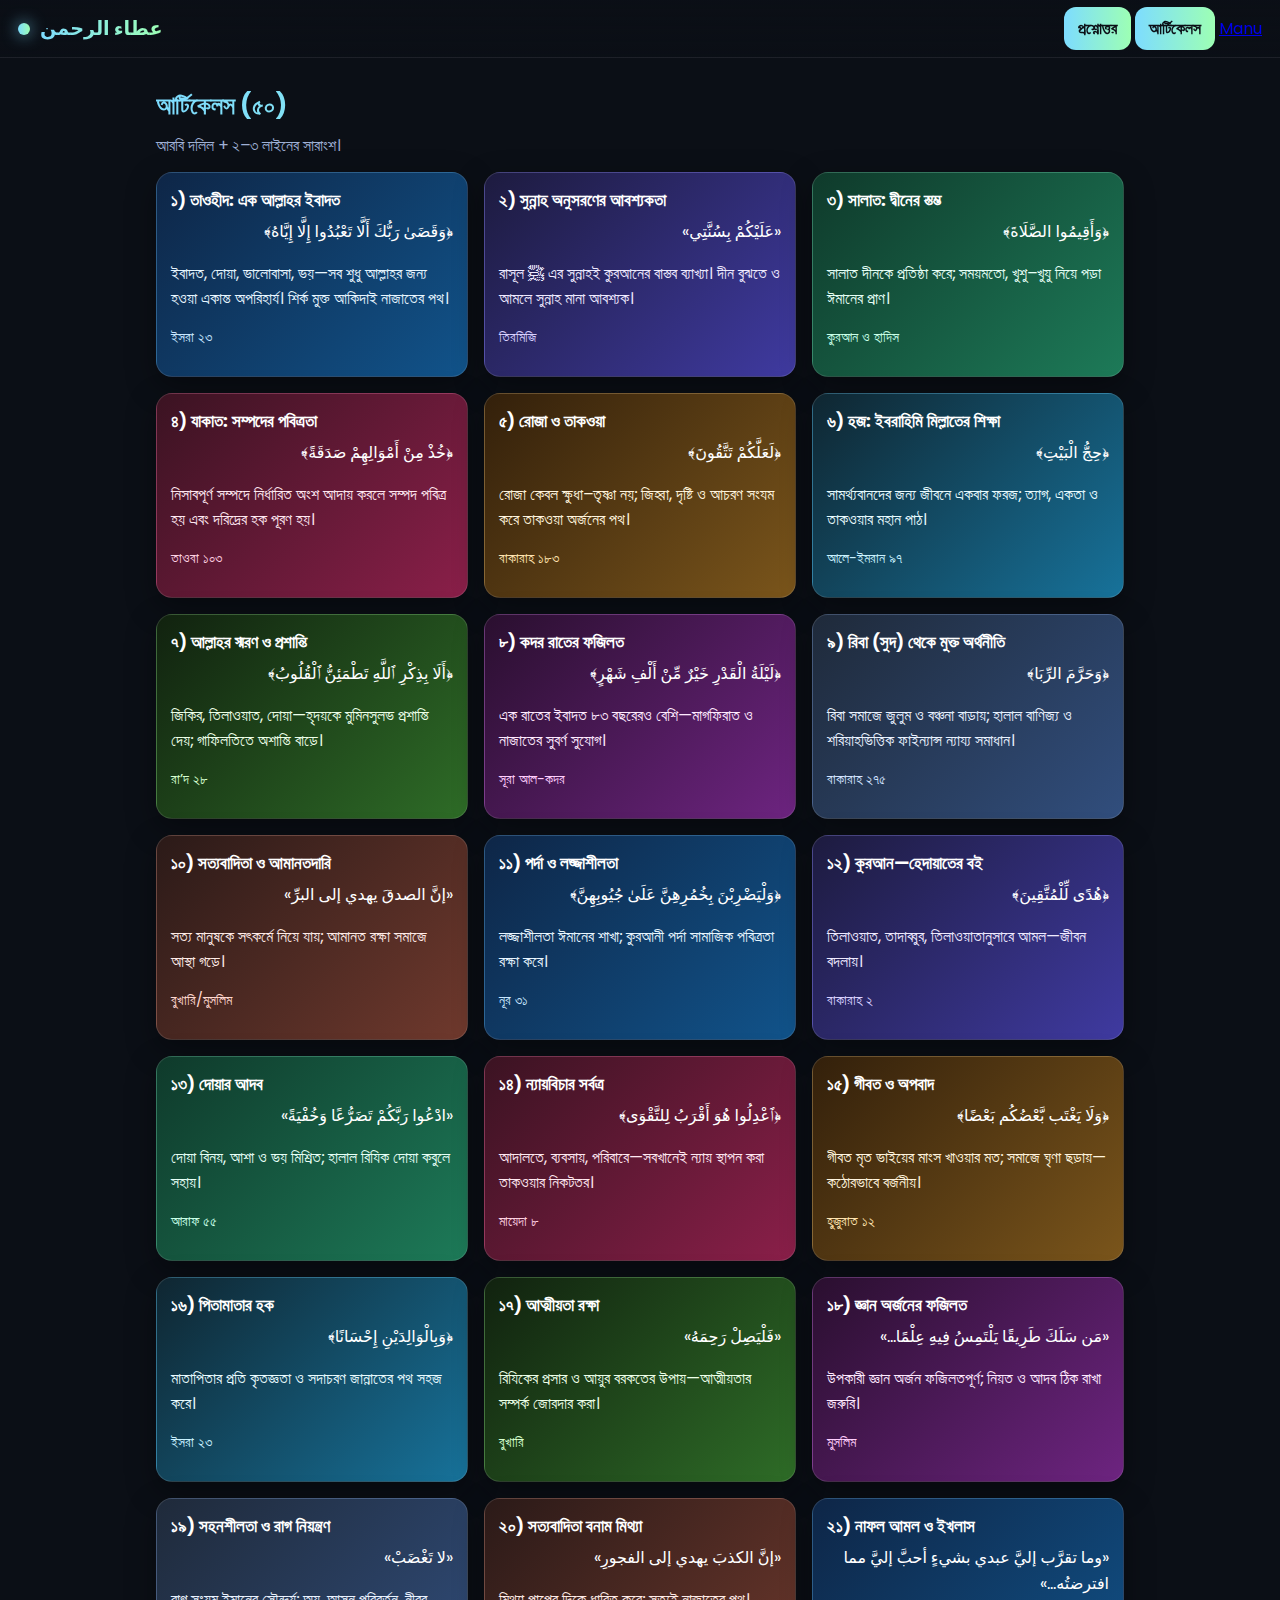
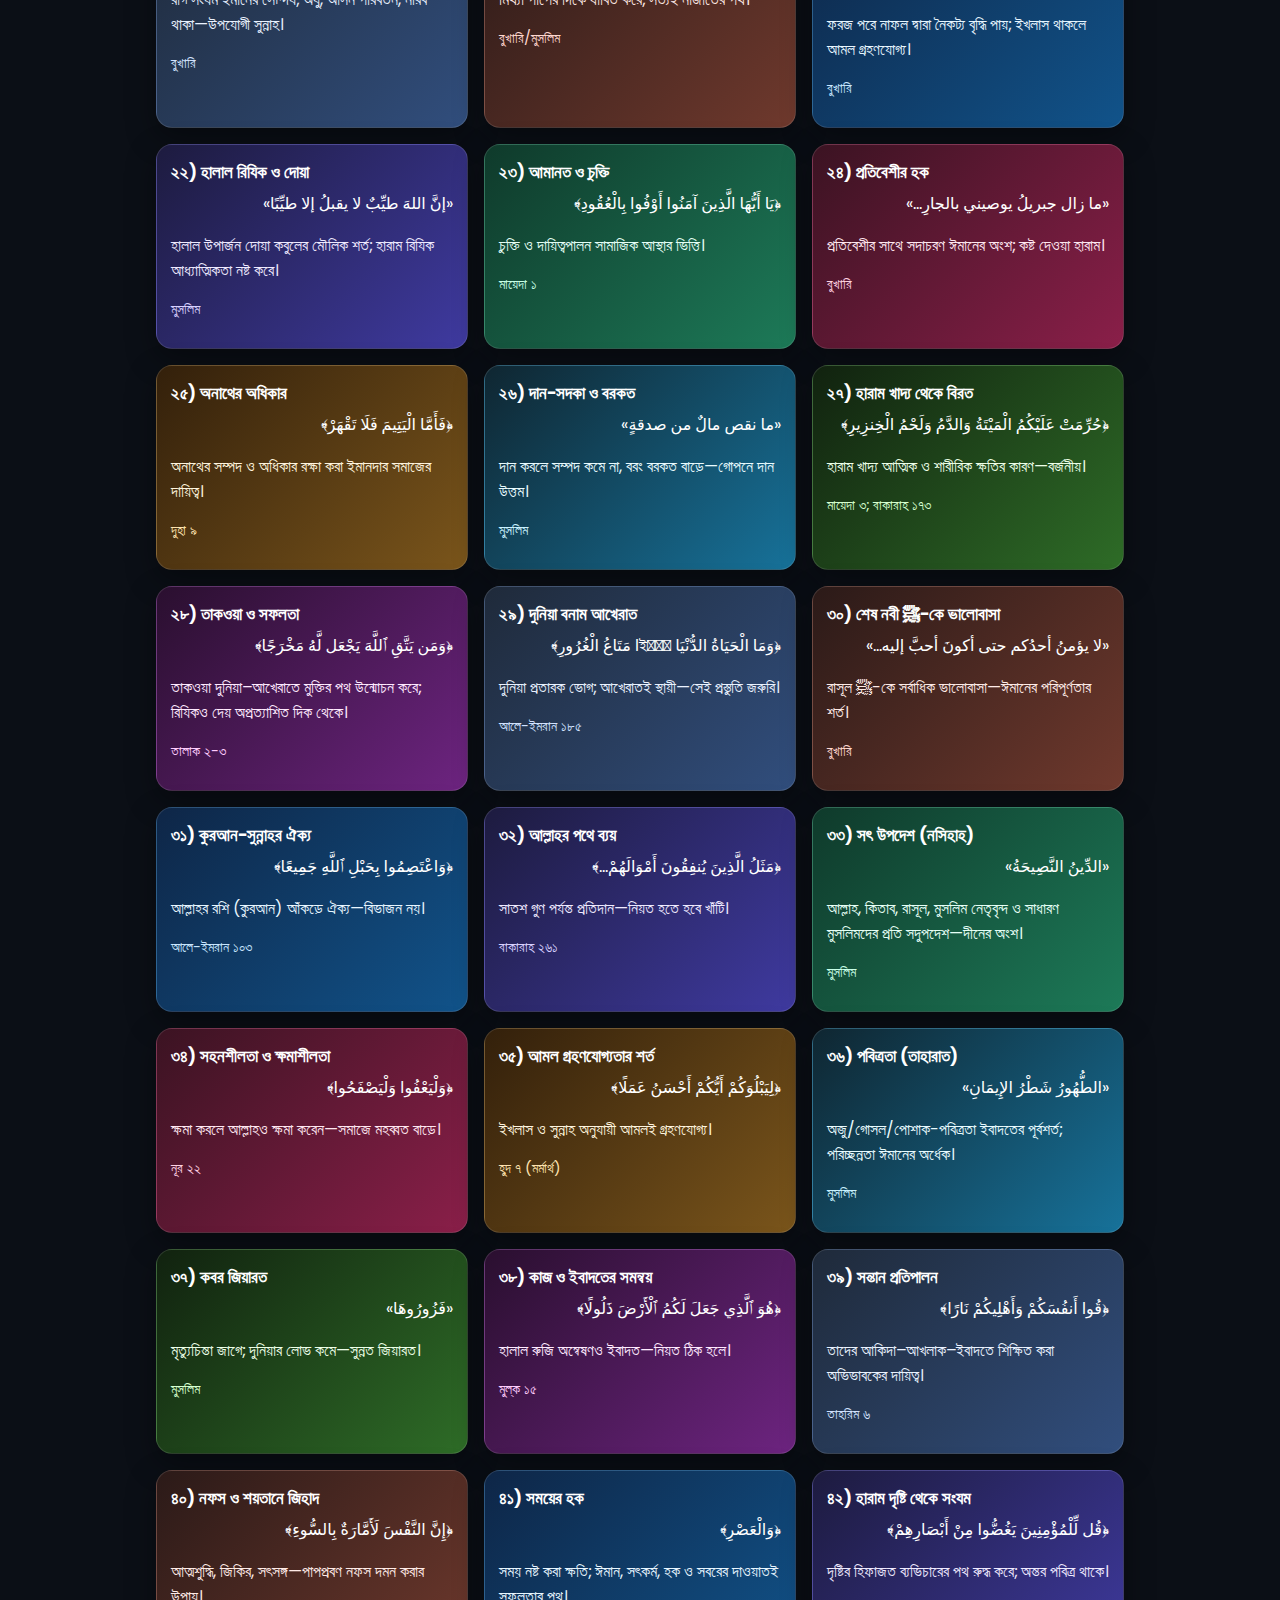
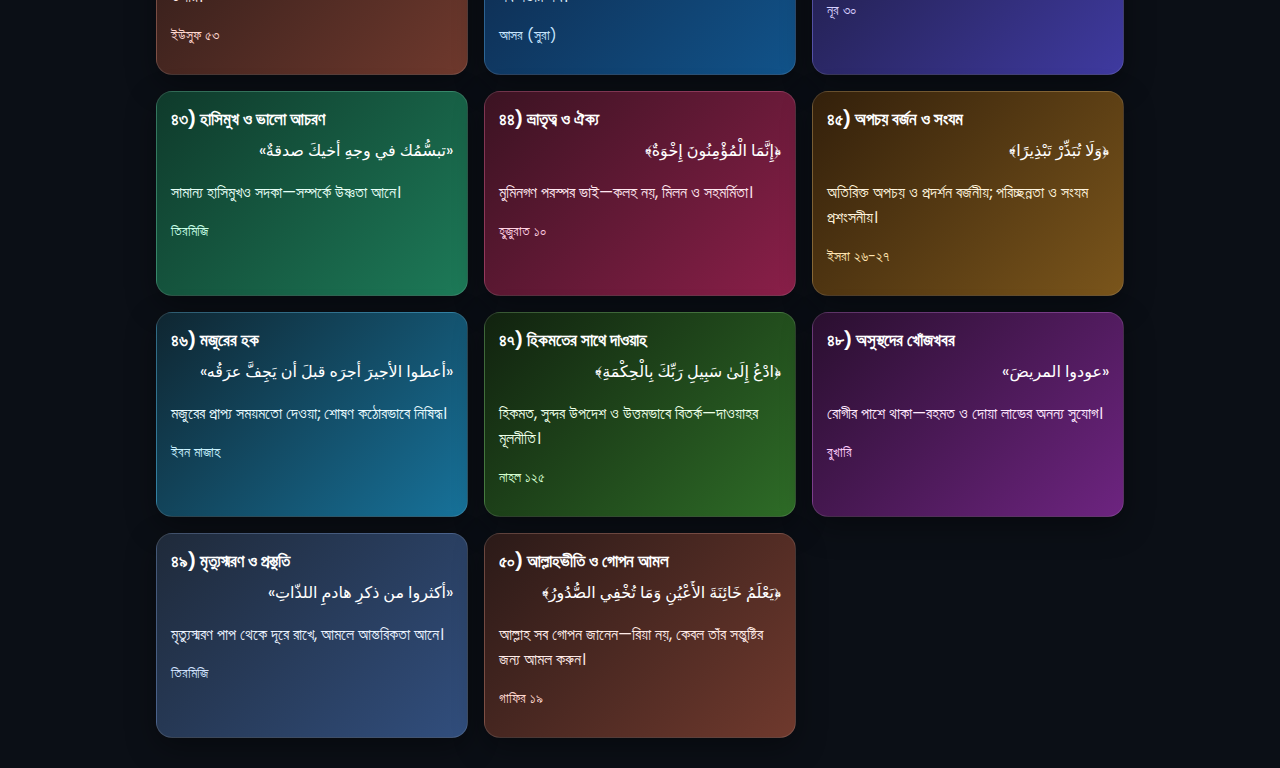
<file: articles.html>
<!DOCTYPE html>
<html lang="bn">
<head>
<meta charset="utf-8" />
<meta name="viewport" content="width=device-width, initial-scale=1" />
<title>আর্টিকেলস — عطاء الرحمن راقب</title>
<link href="https://fonts.googleapis.com/css2?family=Poppins:wght@500;700&display=swap" rel="stylesheet">
<style>
  :root{
    --bg:#0b0f16; --ink:#eaf2ff; --muted:#9fb0d5;
    --accent1:#7ddcff; --accent2:#9dffb4;
  }
  *{box-sizing:border-box}
  body{margin:0;background:#0b0f16;color:#eaf2ff;font-family:Poppins,ui-sans-serif,system-ui;}
  .navbar{position:sticky;top:0;z-index:10;display:flex;justify-content:space-between;align-items:center;padding:14px 18px;background:linear-gradient(180deg,rgba(11,15,22,.96),rgba(11,15,22,.65));backdrop-filter:blur(6px);border-bottom:1px solid rgba(255,255,255,.08);}
  .brand{display:flex;align-items:center;gap:10px;}
  .dot{width:12px;height:12px;border-radius:50%;background:linear-gradient(90deg,#7ddcff,#9dffb4);box-shadow:0 0 16px rgba(125,220,255,.8);}
  .title{margin:0;font-size:1.2rem;background:linear-gradient(90deg,#7ddcff,#9dffb4);-webkit-background-clip:text;-webkit-text-fill-color:transparent;}
  .btn{ text-decoration:none; color:#0b0f16; font-weight:700; padding:10px 14px; border-radius:12px;
        background:linear-gradient(90deg,#7ddcff,#9dffb4); }
  .section{max-width:1000px;margin:30px auto;padding:0 16px;}
  .head{font-size:1.5rem;margin-bottom:10px;background:linear-gradient(90deg,#7ddcff,#9dffb4);-webkit-background-clip:text;-webkit-text-fill-color:transparent;}
  .sub{color:#9fb0d5;margin:0 0 14px}
  .articles{display:grid;grid-template-columns:repeat(auto-fill,minmax(260px,1fr));gap:16px}
  .article{position:relative;background:var(--c-bg,rgba(255,255,255,.05));border:1px solid rgba(255,255,255,.12);border-radius:16px;padding:14px;box-shadow:0 10px 30px rgba(0,0,0,.35);transition:transform .25s ease, box-shadow .25s ease, border-color .25s ease;color:var(--c-ink,#eaf2ff)}
  .article:hover{ transform:translateY(-4px); box-shadow:0 16px 40px rgba(0,0,0,.45); border-color:rgba(255,255,255,.22);}
  .article h3{margin:0 0 6px;font-size:1.05rem;color:var(--c-ink-strong,#fff)}
  .ayat{direction:rtl;text-align:right;line-height:1.6;margin:.3rem 0 .5rem;color:var(--c-ink-strong,#fff)}
  .bn{color:var(--c-ink,#dfe8ff)}
  .cite{color:var(--c-ink-soft,#cfe0ff);font-size:.9rem}
  /* rotating palette (10-colors) */
  .articles .article:nth-child(10n+1){--c-bg:linear-gradient(135deg,#0e2647,#11538a);--c-ink:#e8f6ff;--c-ink-strong:#fff;--c-ink-soft:#c8e6ff}
  .articles .article:nth-child(10n+2){--c-bg:linear-gradient(135deg,#1d1b3f,#3f3aa0);--c-ink:#efeaff;--c-ink-strong:#fff;--c-ink-soft:#d8d0ff}
  .articles .article:nth-child(10n+3){--c-bg:linear-gradient(135deg,#0f3a2b,#1d7a58);--c-ink:#e6fff6;--c-ink-strong:#fff;--c-ink-soft:#c9ffe8}
  .articles .article:nth-child(10n+4){--c-bg:linear-gradient(135deg,#3b1322,#8a1f49);--c-ink:#ffe7f0;--c-ink-strong:#fff;--c-ink-soft:#ffd1e2}
  .articles .article:nth-child(10n+5){--c-bg:linear-gradient(135deg,#33200b,#7a551b);--c-ink:#fff4de;--c-ink-strong:#fff;--c-ink-soft:#ffe3b0}
  .articles .article:nth-child(10n+6){--c-bg:linear-gradient(135deg,#0f2631,#17729a);--c-ink:#e9fbff;--c-ink-strong:#fff;--c-ink-soft:#c9f1ff}
  .articles .article:nth-child(10n+7){--c-bg:linear-gradient(135deg,#11220f,#2e6c27);--c-ink:#edffe8;--c-ink-strong:#fff;--c-ink-soft:#d7ffd0}
  .articles .article:nth-child(10n+8){--c-bg:linear-gradient(135deg,#2a0f2f,#6d2480);--c-ink:#ffeaff;--c-ink-strong:#fff;--c-ink-soft:#ffcdfd}
  .articles .article:nth-child(10n+9){--c-bg:linear-gradient(135deg,#1f2a3a,#314e7d);--c-ink:#eaf2ff;--c-ink-strong:#fff;--c-ink-soft:#d2e2ff}
  .articles .article:nth-child(10n+10){--c-bg:linear-gradient(135deg,#2b1a18,#6f392d);--c-ink:#ffebe7;--c-ink-strong:#fff;--c-ink-soft:#ffd7d0}
</style>
</head>
<body>
<nav class="navbar">
  <div class="brand"><span class="dot"></span><h1 class="title"> عطاء الرحمن </h1></div>
  <div>
    <a class="btn" href="qa.html">প্রশ্নোত্তর</a>
    <a class="btn" href="articles.html">আর্টিকেলস</a>
    <a href="index.html">Manu</a>
  </div>
</nav>

<section class="section">
  <h2 class="head">আর্টিকেলস (৫০)</h2>
  <p class="sub">আরবি দলিল + ২–৩ লাইনের সারাংশ।</p>

  <div class="articles">
    <article class="article">
      <h3>১) তাওহীদ: এক আল্লাহর ইবাদত</h3>
      <p class="ayat">﴿وَقَضَىٰ رَبُّكَ أَلَّا تَعْبُدُوا إِلَّا إِيَّاهُ﴾</p>
      <p class="bn">ইবাদত, দোয়া, ভালোবাসা, ভয়—সব শুধু আল্লাহর জন্য হওয়া একান্ত অপরিহার্য। শির্ক মুক্ত আকিদাই নাজাতের পথ।</p>
      <p class="cite">ইসরা ২৩</p>
    </article>
    <article class="article">
      <h3>২) সুন্নাহ অনুসরণের আবশ্যকতা</h3>
      <p class="ayat">«عَلَيْكُمْ بِسُنَّتِي»</p>
      <p class="bn">রাসূল ﷺ এর সুন্নাহই কুরআনের বাস্তব ব্যাখ্যা। দীন বুঝতে ও আমলে সুন্নাহ মানা আবশ্যক।</p>
      <p class="cite">তিরমিজি</p>
    </article>
    <article class="article">
      <h3>৩) সালাত: দ্বীনের স্তম্ভ</h3>
      <p class="ayat">﴿وَأَقِيمُوا الصَّلَاةَ﴾</p>
      <p class="bn">সালাত দীনকে প্রতিষ্ঠা করে; সময়মতো, খুশু–খুযু নিয়ে পড়া ঈমানের প্রাণ।</p>
      <p class="cite">কুরআন ও হাদিস</p>
    </article>
    <article class="article">
      <h3>৪) যাকাত: সম্পদের পবিত্রতা</h3>
      <p class="ayat">﴿خُذْ مِنْ أَمْوَالِهِمْ صَدَقَةً﴾</p>
      <p class="bn">নিসাবপূর্ণ সম্পদে নির্ধারিত অংশ আদায় করলে সম্পদ পবিত্র হয় এবং দরিদ্রের হক পূরণ হয়।</p>
      <p class="cite">তাওবা ১০৩</p>
    </article>
    <article class="article">
      <h3>৫) রোজা ও তাকওয়া</h3>
      <p class="ayat">﴿لَعَلَّكُمْ تَتَّقُونَ﴾</p>
      <p class="bn">রোজা কেবল ক্ষুধা–তৃষ্ণা নয়; জিহ্বা, দৃষ্টি ও আচরণ সংযম করে তাকওয়া অর্জনের পথ।</p>
      <p class="cite">বাকারাহ ১৮৩</p>
    </article>
    <article class="article">
      <h3>৬) হজ: ইবরাহিমি মিল্লাতের শিক্ষা</h3>
      <p class="ayat">﴿حِجُّ الْبَيْتِ﴾</p>
      <p class="bn">সামর্থ্যবানদের জন্য জীবনে একবার ফরজ; ত্যাগ, একতা ও তাকওয়ার মহান পাঠ।</p>
      <p class="cite">আলে-ইমরান ৯৭</p>
    </article>
    <article class="article">
      <h3>৭) আল্লাহর স্মরণ ও প্রশান্তি</h3>
      <p class="ayat">﴿أَلَا بِذِكْرِ ٱللَّهِ تَطْمَئِنُّ ٱلْقُلُوبُ﴾</p>
      <p class="bn">জিকির, তিলাওয়াত, দোয়া—হৃদয়কে মুমিনসুলভ প্রশান্তি দেয়; গাফিলতিতে অশান্তি বাড়ে।</p>
      <p class="cite">রা’দ ২৮</p>
    </article>
    <article class="article">
      <h3>৮) কদর রাতের ফজিলত</h3>
      <p class="ayat">﴿لَيْلَةُ الْقَدْرِ خَيْرٌ مِّنْ أَلْفِ شَهْرٍ﴾</p>
      <p class="bn">এক রাতের ইবাদত ৮৩ বছরেরও বেশি—মাগফিরাত ও নাজাতের সুবর্ণ সুযোগ।</p>
      <p class="cite">সূরা আল-কদর</p>
    </article>
    <article class="article">
      <h3>৯) রিবা (সুদ) থেকে মুক্ত অর্থনীতি</h3>
      <p class="ayat">﴿وَحَرَّمَ الرِّبَا﴾</p>
      <p class="bn">রিবা সমাজে জুলুম ও বঞ্চনা বাড়ায়; হালাল বাণিজ্য ও শরিয়াহভিত্তিক ফাইন্যান্স ন্যায্য সমাধান।</p>
      <p class="cite">বাকারাহ ২৭৫</p>
    </article>
    <article class="article">
      <h3>১০) সত্যবাদিতা ও আমানতদারি</h3>
      <p class="ayat">«إنَّ الصدقَ يهدي إلى البرِّ»</p>
      <p class="bn">সত্য মানুষকে সৎকর্মে নিয়ে যায়; আমানত রক্ষা সমাজে আস্থা গড়ে।</p>
      <p class="cite">বুখারি/মুসলিম</p>
    </article>
    <article class="article">
      <h3>১১) পর্দা ও লজ্জাশীলতা</h3>
      <p class="ayat">﴿وَلْيَضْرِبْنَ بِخُمُرِهِنَّ عَلَىٰ جُيُوبِهِنَّ﴾</p>
      <p class="bn">লজ্জাশীলতা ঈমানের শাখা; কুরআনী পর্দা সামাজিক পবিত্রতা রক্ষা করে।</p>
      <p class="cite">নূর ৩১</p>
    </article>
    <article class="article">
      <h3>১২) কুরআন—হেদায়াতের বই</h3>
      <p class="ayat">﴿هُدًى لِّلْمُتَّقِينَ﴾</p>
      <p class="bn">তিলাওয়াত, তাদাব্বুর, তিলাওয়াতানুসারে আমল—জীবন বদলায়।</p>
      <p class="cite">বাকারাহ ২</p>
    </article>
    <article class="article">
      <h3>১৩) দোয়ার আদব</h3>
      <p class="ayat">«ادْعُوا رَبَّكُمْ تَضَرُّعًا وَخُفْيَةً»</p>
      <p class="bn">দোয়া বিনয়, আশা ও ভয় মিশ্রিত; হালাল রিযিক দোয়া কবুলে সহায়।</p>
      <p class="cite">আরাফ ৫৫</p>
    </article>
    <article class="article">
      <h3>১৪) ন্যায়বিচার সর্বত্র</h3>
      <p class="ayat">﴿ٱعْدِلُوا هُوَ أَقْرَبُ لِلتَّقْوَى﴾</p>
      <p class="bn">আদালতে, ব্যবসায়, পরিবারে—সবখানেই ন্যায় স্থাপন করা তাকওয়ার নিকটতর।</p>
      <p class="cite">মায়েদা ৮</p>
    </article>
    <article class="article">
      <h3>১৫) গীবত ও অপবাদ</h3>
      <p class="ayat">﴿وَلَا يَغْتَب بَّعْضُكُم بَعْضًا﴾</p>
      <p class="bn">গীবত মৃত ভাইয়ের মাংস খাওয়ার মত; সমাজে ঘৃণা ছড়ায়—কঠোরভাবে বর্জনীয়।</p>
      <p class="cite">হুজুরাত ১২</p>
    </article>
    <article class="article">
      <h3>১৬) পিতামাতার হক</h3>
      <p class="ayat">﴿وَبِالْوَالِدَيْنِ إِحْسَانًا﴾</p>
      <p class="bn">মাতাপিতার প্রতি কৃতজ্ঞতা ও সদাচরণ জান্নাতের পথ সহজ করে।</p>
      <p class="cite">ইসরা ২৩</p>
    </article>
    <article class="article">
      <h3>১৭) আত্মীয়তা রক্ষা</h3>
      <p class="ayat">«فَلْيَصِلْ رَحِمَهُ»</p>
      <p class="bn">রিযিকের প্রসার ও আয়ুর বরকতের উপায়—আত্মীয়তার সম্পর্ক জোরদার করা।</p>
      <p class="cite">বুখারি</p>
    </article>
    <article class="article">
      <h3>১৮) জ্ঞান অর্জনের ফজিলত</h3>
      <p class="ayat">«مَن سَلَكَ طَرِيقًا يَلْتَمِسُ فِيهِ عِلْمًا…»</p>
      <p class="bn">উপকারী জ্ঞান অর্জন ফজিলতপূর্ণ; নিয়ত ও আদব ঠিক রাখা জরুরি।</p>
      <p class="cite">মুসলিম</p>
    </article>
    <article class="article">
      <h3>১৯) সহনশীলতা ও রাগ নিয়ন্ত্রণ</h3>
      <p class="ayat">«لا تَغْضَبْ»</p>
      <p class="bn">রাগ সংযম ইমানের সৌন্দর্য; অযু, আসন পরিবর্তন, নীরব থাকা—উপযোগী সুন্নাহ।</p>
      <p class="cite">বুখারি</p>
    </article>
    <article class="article">
      <h3>২০) সত্যবাদিতা বনাম মিথ্যা</h3>
      <p class="ayat">«إنَّ الكذبَ يهدي إلى الفجورِ»</p>
      <p class="bn">মিথ্যা পাপের দিকে ধাবিত করে; সত্যই নাজাতের পথ।</p>
      <p class="cite">বুখারি/মুসলিম</p>
    </article>
    <article class="article">
      <h3>২১) নাফল আমল ও ইখলাস</h3>
      <p class="ayat">«وما تقرَّب إليَّ عبدي بشيءٍ أحبَّ إليَّ مما افترضتُه…»</p>
      <p class="bn">ফরজ পরে নাফল দ্বারা নৈকট্য বৃদ্ধি পায়; ইখলাস থাকলে আমল গ্রহণযোগ্য।</p>
      <p class="cite">বুখারি</p>
    </article>
    <article class="article">
      <h3>২২) হালাল রিযিক ও দোয়া</h3>
      <p class="ayat">«إنَّ اللهَ طيِّبٌ لا يقبلُ إلا طيِّبًا»</p>
      <p class="bn">হালাল উপার্জন দোয়া কবুলের মৌলিক শর্ত; হারাম রিযিক আধ্যাত্মিকতা নষ্ট করে।</p>
      <p class="cite">মুসলিম</p>
    </article>
    <article class="article">
      <h3>২৩) আমানত ও চুক্তি</h3>
      <p class="ayat">﴿يَا أَيُّهَا الَّذِينَ آمَنُوا أَوْفُوا بِالْعُقُودِ﴾</p>
      <p class="bn">চুক্তি ও দায়িত্বপালন সামাজিক আস্থার ভিত্তি।</p>
      <p class="cite">মায়েদা ১</p>
    </article>
    <article class="article">
      <h3>২৪) প্রতিবেশীর হক</h3>
      <p class="ayat">«ما زال جبريلُ يوصيني بالجارِ…»</p>
      <p class="bn">প্রতিবেশীর সাথে সদাচরণ ঈমানের অংশ; কষ্ট দেওয়া হারাম।</p>
      <p class="cite">বুখারি</p>
    </article>
    <article class="article">
      <h3>২৫) অনাথের অধিকার</h3>
      <p class="ayat">﴿فَأَمَّا الْيَتِيمَ فَلَا تَقْهَرْ﴾</p>
      <p class="bn">অনাথের সম্পদ ও অধিকার রক্ষা করা ইমানদার সমাজের দায়িত্ব।</p>
      <p class="cite">দুহা ৯</p>
    </article>
    <article class="article">
      <h3>২৬) দান-সদকা ও বরকত</h3>
      <p class="ayat">«ما نقص مالٌ من صدقةٍ»</p>
      <p class="bn">দান করলে সম্পদ কমে না, বরং বরকত বাড়ে—গোপনে দান উত্তম।</p>
      <p class="cite">মুসলিম</p>
    </article>
    <article class="article">
      <h3>২৭) হারাম খাদ্য থেকে বিরত</h3>
      <p class="ayat">﴿حُرِّمَتْ عَلَيْكُمُ الْمَيْتَةُ وَالدَّمُ وَلَحْمُ الْخِنزِيرِ﴾</p>
      <p class="bn">হারাম খাদ্য আত্মিক ও শারীরিক ক্ষতির কারণ—বর্জনীয়।</p>
      <p class="cite">মায়েদা ৩; বাকারাহ ১৭৩</p>
    </article>
    <article class="article">
      <h3>২৮) তাকওয়া ও সফলতা</h3>
      <p class="ayat">﴿وَمَن يَتَّقِ ٱللَّهَ يَجْعَل لَّهُ مَخْرَجًا﴾</p>
      <p class="bn">তাকওয়া দুনিয়া–আখেরাতে মুক্তির পথ উন্মোচন করে; রিযিকও দেয় অপ্রত্যাশিত দিক থেকে।</p>
      <p class="cite">তালাক ২-৩</p>
    </article>
    <article class="article">
      <h3>২৯) দুনিয়া বনাম আখেরাত</h3>
      <p class="ayat">﴿وَمَا الْحَيَاةُ الدُّنْيَا ইলَّا مَتَاعُ الْغُرُورِ﴾</p>
      <p class="bn">দুনিয়া প্রতারক ভোগ; আখেরাতই স্থায়ী—সেই প্রস্তুতি জরুরি।</p>
      <p class="cite">আলে-ইমরান ১৮৫</p>
    </article>
    <article class="article">
      <h3>৩০) শেষ নবী ﷺ-কে ভালোবাসা</h3>
      <p class="ayat">«لا يؤمنُ أحدُكم حتى أكونَ أحبَّ إليه…»</p>
      <p class="bn">রাসূল ﷺ-কে সর্বাধিক ভালোবাসা—ঈমানের পরিপূর্ণতার শর্ত।</p>
      <p class="cite">বুখারি</p>
    </article>
    <article class="article">
      <h3>৩১) কুরআন-সুন্নাহর ঐক্য</h3>
      <p class="ayat">﴿وَاعْتَصِمُوا بِحَبْلِ ٱللَّهِ جَمِيعًا﴾</p>
      <p class="bn">আল্লাহর রশি (কুরআন) আঁকড়ে ঐক্য—বিভাজন নয়।</p>
      <p class="cite">আলে-ইমরান ১০৩</p>
    </article>
    <article class="article">
      <h3>৩২) আল্লাহর পথে ব্যয়</h3>
      <p class="ayat">﴿مَثَلُ الَّذِينَ يُنفِقُونَ أَمْوَالَهُمْ…﴾</p>
      <p class="bn">সাতশ গুণ পর্যন্ত প্রতিদান—নিয়ত হতে হবে খাঁটি।</p>
      <p class="cite">বাকারাহ ২৬১</p>
    </article>
    <article class="article">
      <h3>৩৩) সৎ উপদেশ (নসিহাহ)</h3>
      <p class="ayat">«الدِّينُ النَّصِيحَةُ»</p>
      <p class="bn">আল্লাহ, কিতাব, রাসূল, মুসলিম নেতৃবৃন্দ ও সাধারণ মুসলিমদের প্রতি সদুপদেশ—দীনের অংশ।</p>
      <p class="cite">মুসলিম</p>
    </article>
    <article class="article">
      <h3>৩৪) সহনশীলতা ও ক্ষমাশীলতা</h3>
      <p class="ayat">﴿وَلْيَعْفُوا وَلْيَصْفَحُوا﴾</p>
      <p class="bn">ক্ষমা করলে আল্লাহও ক্ষমা করেন—সমাজে মহব্বত বাড়ে।</p>
      <p class="cite">নূর ২২</p>
    </article>
    <article class="article">
      <h3>৩৫) আমল গ্রহণযোগ্যতার শর্ত</h3>
      <p class="ayat">﴿لِيَبْلُوَكُمْ أَيُّكُمْ أَحْسَنُ عَمَلًا﴾</p>
      <p class="bn">ইখলাস ও সুন্নাহ অনুযায়ী আমলই গ্রহণযোগ্য।</p>
      <p class="cite">হুদ ৭ (মর্মার্থ)</p>
    </article>
    <article class="article">
      <h3>৩৬) পবিত্রতা (তাহারাত)</h3>
      <p class="ayat">«الطُّهُورُ شَطْرُ الإِيمَانِ»</p>
      <p class="bn">অজু/গোসল/পোশাক-পবিত্রতা ইবাদতের পূর্বশর্ত; পরিচ্ছন্নতা ঈমানের অর্ধেক।</p>
      <p class="cite">মুসলিম</p>
    </article>
    <article class="article">
      <h3>৩৭) কবর জিয়ারত</h3>
      <p class="ayat">«فَزُورُوهَا»</p>
      <p class="bn">মৃত্যুচিন্তা জাগে; দুনিয়ার লোভ কমে—সুন্নত জিয়ারত।</p>
      <p class="cite">মুসলিম</p>
    </article>
    <article class="article">
      <h3>৩৮) কাজ ও ইবাদতের সমন্বয়</h3>
      <p class="ayat">﴿هُوَ ٱلَّذِي جَعَلَ لَكُمُ ٱلْأَرْضَ ذَلُولًا﴾</p>
      <p class="bn">হালাল রুজি অন্বেষণও ইবাদত—নিয়ত ঠিক হলে।</p>
      <p class="cite">মুল্‌ক ১৫</p>
    </article>
    <article class="article">
      <h3>৩৯) সন্তান প্রতিপালন</h3>
      <p class="ayat">﴿قُوا أَنفُسَكُمْ وَأَهْلِيكُمْ نَارًا﴾</p>
      <p class="bn">তাদের আকিদা–আখলাক–ইবাদতে শিক্ষিত করা অভিভাবকের দায়িত্ব।</p>
      <p class="cite">তাহরিম ৬</p>
    </article>
    <article class="article">
      <h3>৪০) নফস ও শয়তানে জিহাদ</h3>
      <p class="ayat">﴿إِنَّ النَّفْسَ لَأَمَّارَةٌ بِالسُّوءِ﴾</p>
      <p class="bn">আত্মশুদ্ধি, জিকির, সৎসঙ্গ—পাপপ্রবণ নফস দমন করার উপায়।</p>
      <p class="cite">ইউসুফ ৫৩</p>
    </article>
    <article class="article">
      <h3>৪১) সময়ের হক</h3>
      <p class="ayat">﴿وَالْعَصْرِ﴾</p>
      <p class="bn">সময় নষ্ট করা ক্ষতি; ঈমান, সৎকর্ম, হক ও সবরের দাওয়াতই সফলতার পথ।</p>
      <p class="cite">আসর (সুরা)</p>
    </article>
    <article class="article">
      <h3>৪২) হারাম দৃষ্টি থেকে সংযম</h3>
      <p class="ayat">﴿قُل لِّلْمُؤْمِنِينَ يَغُضُّوا مِنْ أَبْصَارِهِمْ﴾</p>
      <p class="bn">দৃষ্টির হিফাজত ব্যভিচারের পথ রুদ্ধ করে; অন্তর পবিত্র থাকে।</p>
      <p class="cite">নূর ৩০</p>
    </article>
    <article class="article">
      <h3>৪৩) হাসিমুখ ও ভালো আচরণ</h3>
      <p class="ayat">«تبسُّمُك في وجهِ أخيكَ صدقةٌ»</p>
      <p class="bn">সামান্য হাসিমুখও সদকা—সম্পর্কে উষ্ণতা আনে।</p>
      <p class="cite">তিরমিজি</p>
    </article>
    <article class="article">
      <h3>৪৪) ভ্রাতৃত্ব ও ঐক্য</h3>
      <p class="ayat">﴿إِنَّمَا الْمُؤْمِنُونَ إِخْوَةٌ﴾</p>
      <p class="bn">মুমিনগণ পরস্পর ভাই—কলহ নয়, মিলন ও সহমর্মিতা।</p>
      <p class="cite">হুজুরাত ১০</p>
    </article>
    <article class="article">
      <h3>৪৫) অপচয় বর্জন ও সংযম</h3>
      <p class="ayat">﴿وَلَا تُبَذِّرْ تَبْذِيرًا﴾</p>
      <p class="bn">অতিরিক্ত অপচয় ও প্রদর্শন বর্জনীয়; পরিচ্ছন্নতা ও সংযম প্রশংসনীয়।</p>
      <p class="cite">ইসরা ২৬-২৭</p>
    </article>
    <article class="article">
      <h3>৪৬) মজুরের হক</h3>
      <p class="ayat">«أعطوا الأجيرَ أجرَه قبلَ أن يَجِفَّ عرَقُه»</p>
      <p class="bn">মজুরের প্রাপ্য সময়মতো দেওয়া; শোষণ কঠোরভাবে নিষিদ্ধ।</p>
      <p class="cite">ইবন মাজাহ</p>
    </article>
    <article class="article">
      <h3>৪৭) হিকমতের সাথে দাওয়াহ</h3>
      <p class="ayat">﴿ادْعُ إِلَىٰ سَبِيلِ رَبِّكَ بِالْحِكْمَةِ﴾</p>
      <p class="bn">হিকমত, সুন্দর উপদেশ ও উত্তমভাবে বিতর্ক—দাওয়াহর মূলনীতি।</p>
      <p class="cite">নাহল ১২৫</p>
    </article>
    <article class="article">
      <h3>৪৮) অসুস্থদের খোঁজখবর</h3>
      <p class="ayat">«عودوا المريضَ»</p>
      <p class="bn">রোগীর পাশে থাকা—রহমত ও দোয়া লাভের অনন্য সুযোগ।</p>
      <p class="cite">বুখারি</p>
    </article>
    <article class="article">
      <h3>৪৯) মৃত্যুস্মরণ ও প্রস্তুতি</h3>
      <p class="ayat">«أكثروا من ذكرِ هادمِ اللذّاتِ»</p>
      <p class="bn">মৃত্যুস্মরণ পাপ থেকে দূরে রাখে, আমলে আন্তরিকতা আনে।</p>
      <p class="cite">তিরমিজি</p>
    </article>
    <article class="article">
      <h3>৫০) আল্লাহভীতি ও গোপন আমল</h3>
      <p class="ayat">﴿يَعْلَمُ خَائِنَةَ الأَعْيُنِ وَمَا تُخْفِي الصُّدُورُ﴾</p>
      <p class="bn">আল্লাহ সব গোপন জানেন—রিয়া নয়, কেবল তাঁর সন্তুষ্টির জন্য আমল করুন।</p>
      <p class="cite">গাফির ১৯</p>
    </article>
  </div>
</section>
</body>
</html>
</file>
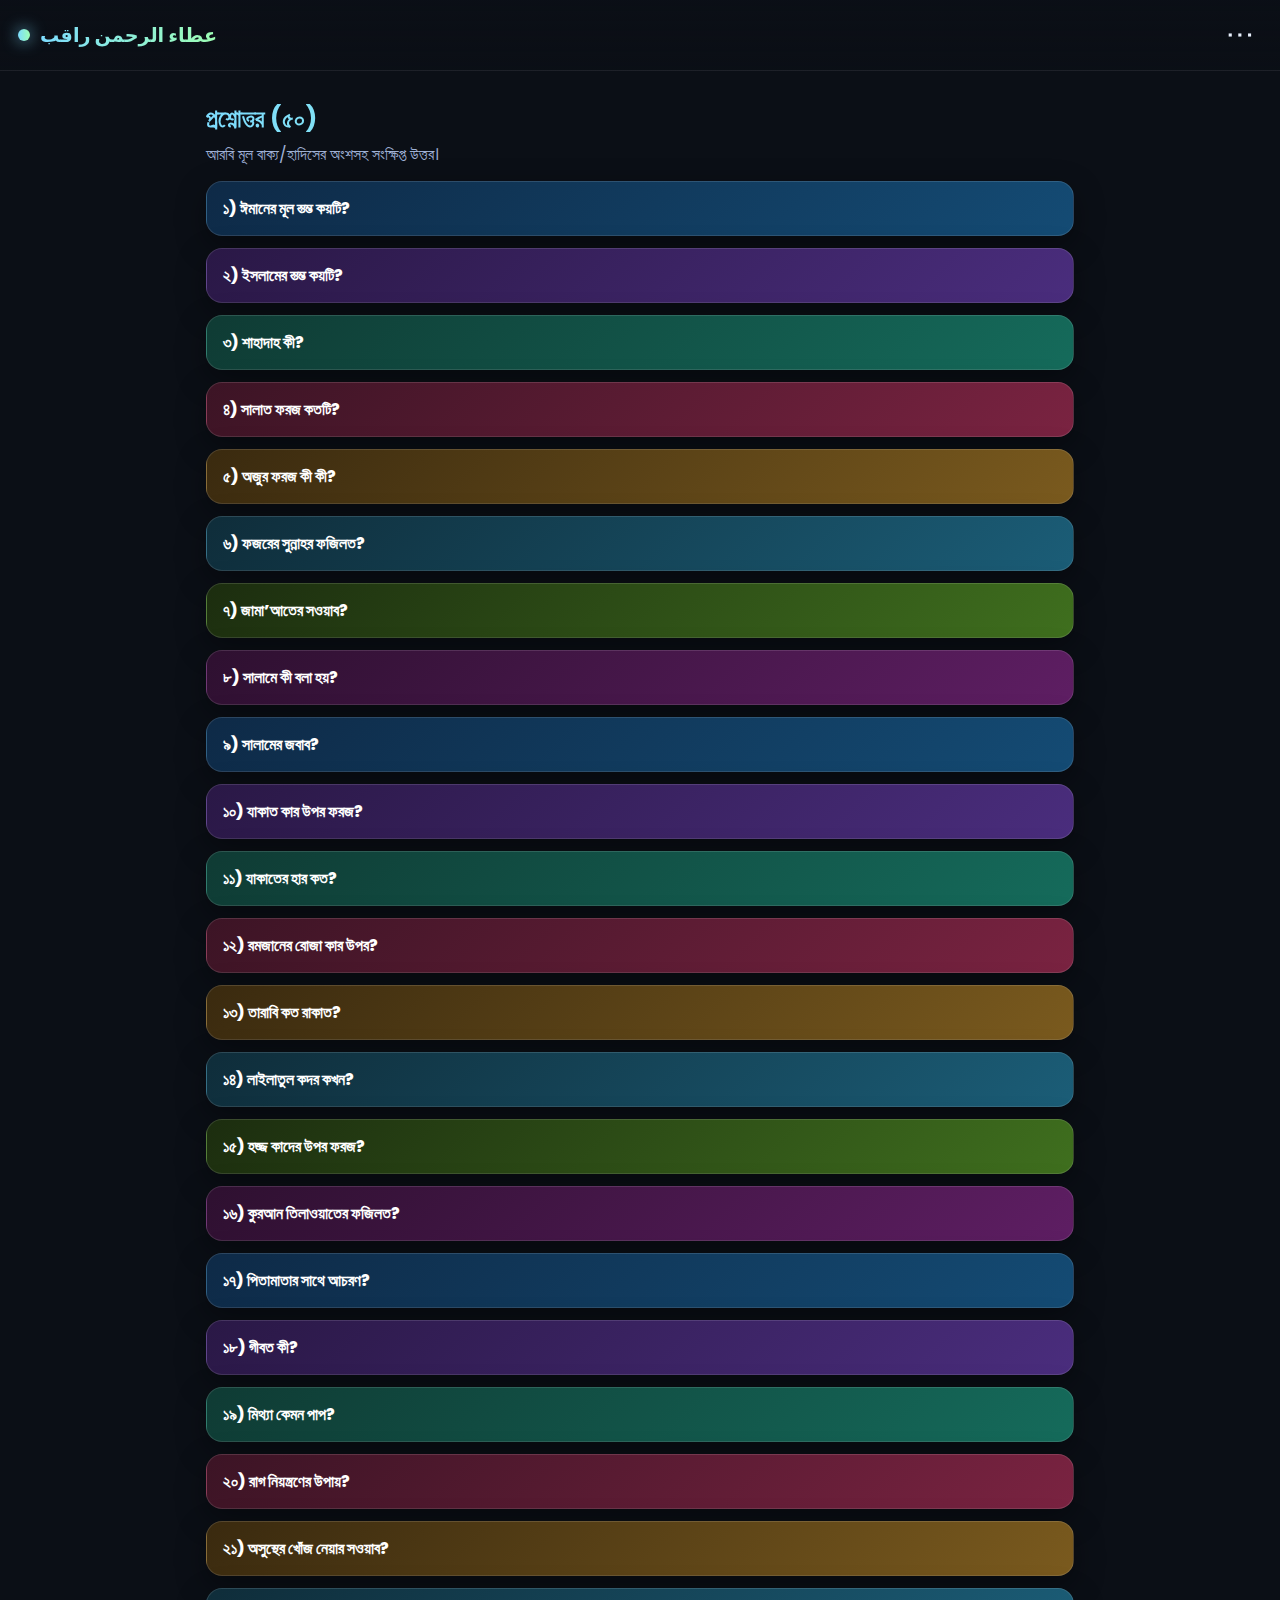
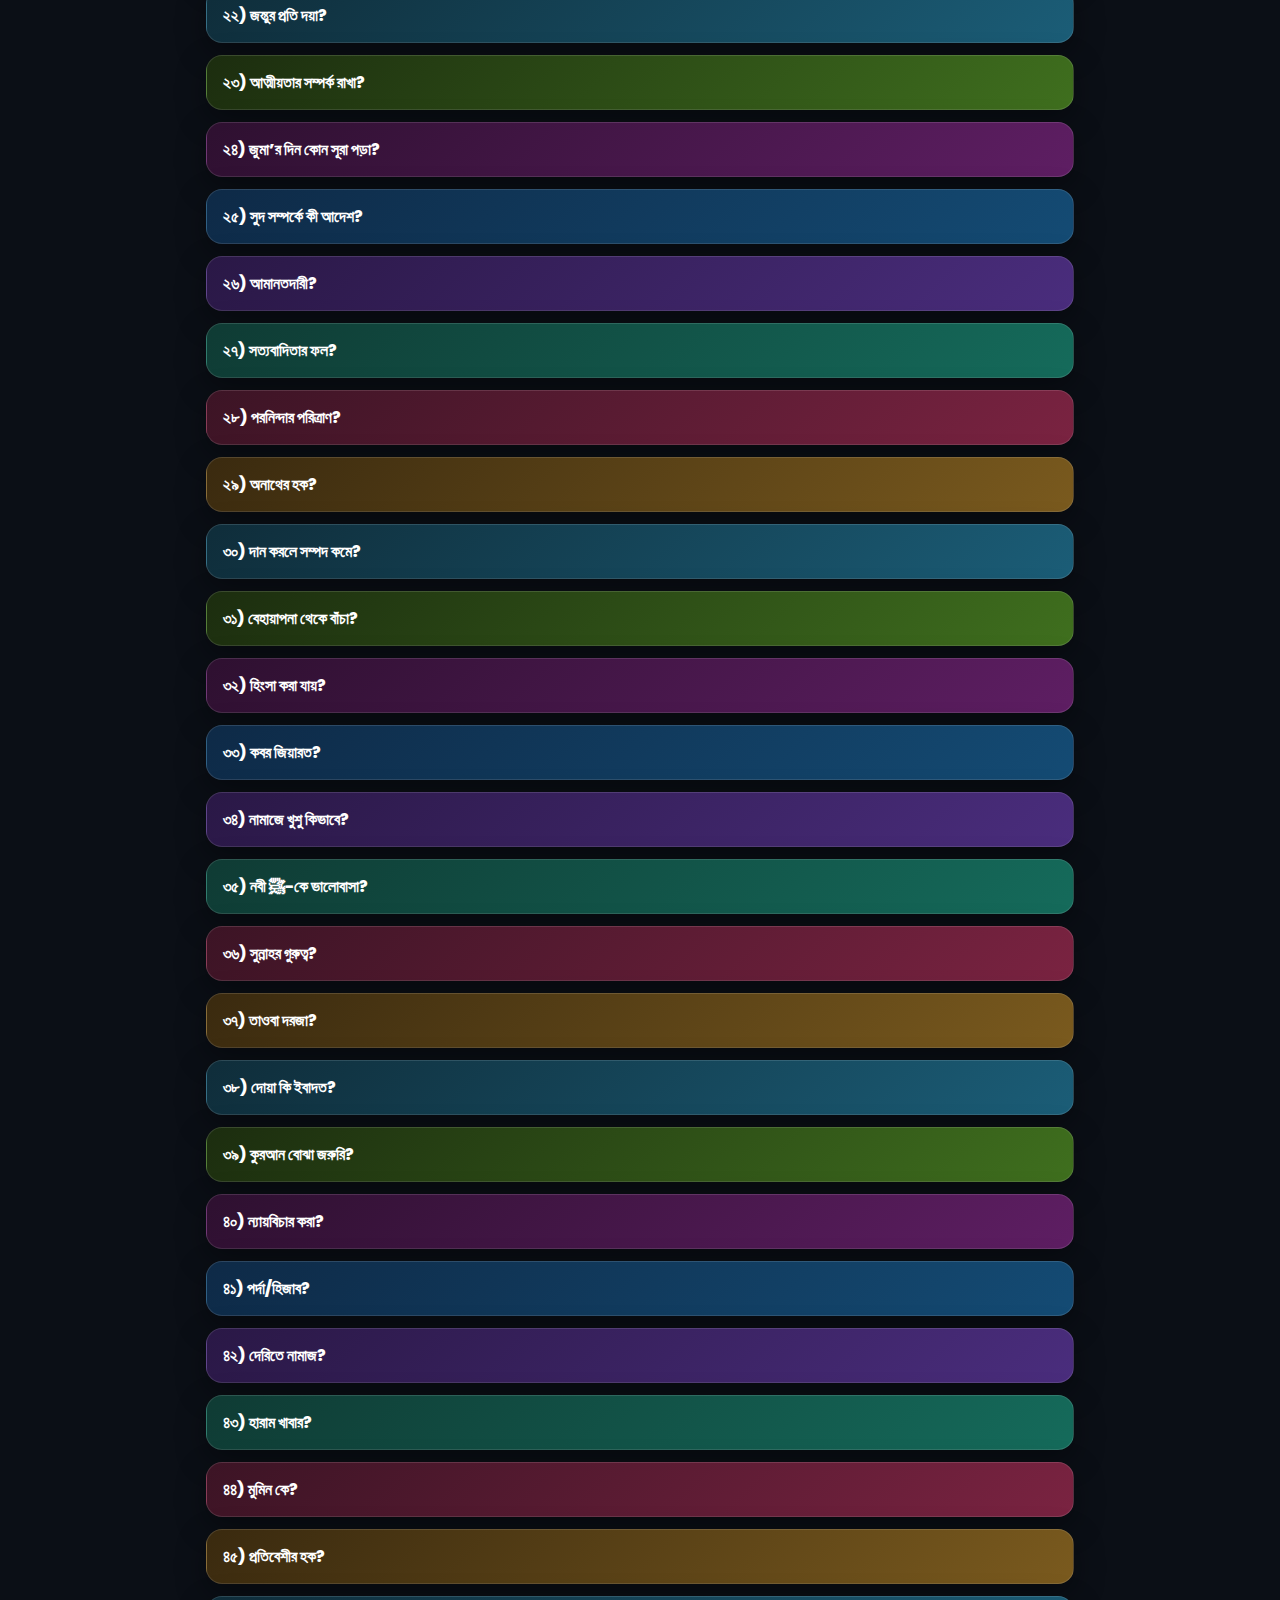
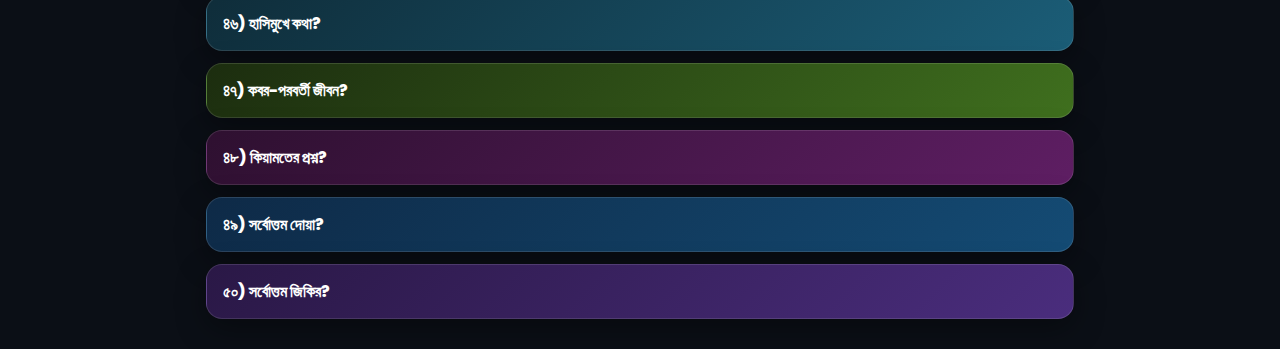
<file: qa.html>
<!DOCTYPE html>
<html lang="bn">
<head>
<meta charset="utf-8" />
<meta name="viewport" content="width=device-width, initial-scale=1" />
<title>প্রশ্নোত্তর — عطاء الرحمن راقب</title>
<link href="https://fonts.googleapis.com/css2?family=Poppins:wght@500;700&display=swap" rel="stylesheet">
<style>
  :root{
    --bg:#0b0f16; --ink:#eaf2ff; --muted:#9fb0d5;
    --accent1:#7ddcff; --accent2:#9dffb4;
  }
  *{box-sizing:border-box}
  body{margin:0;background:#0b0f16;color:#eaf2ff;font-family:Poppins,ui-sans-serif,system-ui;}
  .navbar{position:sticky;top:0;z-index:10;display:flex;justify-content:space-between;align-items:center;padding:14px 18px;background:linear-gradient(180deg,rgba(11,15,22,.96),rgba(11,15,22,.65));backdrop-filter:blur(6px);border-bottom:1px solid rgba(255,255,255,.08);}
  .brand{display:flex;align-items:center;gap:10px;}
  .dot{width:12px;height:12px;border-radius:50%;background:linear-gradient(90deg,#7ddcff,#9dffb4);box-shadow:0 0 16px rgba(125,220,255,.8);}
  .title{margin:0;font-size:1.2rem;background:linear-gradient(90deg,#7ddcff,#9dffb4);-webkit-background-clip:text;-webkit-text-fill-color:transparent;}
  .btn{ text-decoration:none; color:#0b0f16; font-weight:700; padding:10px 14px; border-radius:12px;
        background:linear-gradient(90deg,#7ddcff,#9dffb4); }
  .wrap{max-width:900px;margin:30px auto;padding:0 16px;}
  .qa-head{font-size:1.5rem;margin-bottom:6px;background:linear-gradient(90deg,#7ddcff,#9dffb4);-webkit-background-clip:text;-webkit-text-fill-color:transparent;}
  .qa-sub{color:#9fb0d5;margin:0 0 14px}
  .faq{display:grid;gap:12px}
  /* Colorful card styles */
  .faq details{
    position:relative;border-radius:16px;border:1px solid rgba(255,255,255,.12);
    padding:14px 16px;background:var(--c-bg,rgba(255,255,255,.06));
    color:var(--c-ink,#eaf2ff);box-shadow:0 10px 30px rgba(0,0,0,.35);
    transition:transform .25s ease, box-shadow .25s ease, border-color .25s ease;
  }
  .faq details:hover{ transform:translateY(-4px); box-shadow:0 16px 40px rgba(0,0,0,.45); border-color:rgba(255,255,255,.22);}
  summary{cursor:pointer;font-weight:800;color:var(--c-ink-strong,#fff); list-style:none}
  summary::-webkit-details-marker{display:none}
  .arabic{direction:rtl;text-align:right;margin:.4rem 0 .2rem;color:var(--c-ink-strong,#fff)}
  .bn{color:var(--c-ink,#eaf2ff)}
  .ref{color:var(--c-ink-soft,#cfe0ff);font-size:.9rem}
  /* rotating palette */
  .faq details:nth-child(8n+1){--c-bg:linear-gradient(135deg,#0e2a47,#144b74);--c-ink:#e8f6ff;--c-ink-strong:#fff;--c-ink-soft:#c9e7ff}
  .faq details:nth-child(8n+2){--c-bg:linear-gradient(135deg,#2a1846,#4a2d7d);--c-ink:#efe6ff;--c-ink-strong:#fff;--c-ink-soft:#d9cfff}
  .faq details:nth-child(8n+3){--c-bg:linear-gradient(135deg,#0f3b34,#156b5b);--c-ink:#e7fff8;--c-ink-strong:#fff;--c-ink-soft:#c7fff0}
  .faq details:nth-child(8n+4){--c-bg:linear-gradient(135deg,#3c1425,#7a2341);--c-ink:#ffe8f0;--c-ink-strong:#fff;--c-ink-soft:#ffd3e1}
  .faq details:nth-child(8n+5){--c-bg:linear-gradient(135deg,#3a2a0f,#7a5a1e);--c-ink:#fff6e6;--c-ink-strong:#fff;--c-ink-soft:#ffe7bf}
  .faq details:nth-child(8n+6){--c-bg:linear-gradient(135deg,#0f2d3a,#1b5d77);--c-ink:#e6f9ff;--c-ink-strong:#fff;--c-ink-soft:#c6f1ff}
  .faq details:nth-child(8n+7){--c-bg:linear-gradient(135deg,#1c2d0f,#3f6f1e);--c-ink:#efffe6;--c-ink-strong:#fff;--c-ink-soft:#dbffcb}
  .faq details:nth-child(8n+8){--c-bg:linear-gradient(135deg,#2e1030,#5e1e63);--c-ink:#ffeaff;--c-ink-strong:#fff;--c-ink-soft:#ffd4ff}
.navbar{
  position:sticky;top:0;z-index:10;display:flex;align-items:center;justify-content:space-between;
  padding:14px 18px;background:linear-gradient(180deg,rgba(11,15,22,.96),rgba(11,15,22,.65));
  backdrop-filter:blur(6px);border-bottom:1px solid rgba(255,255,255,.08);
}
.brand{display:flex;align-items:center;gap:10px}
.dot{width:12px;height:12px;border-radius:50%;background:linear-gradient(90deg,var(--accent1),var(--accent2));box-shadow:0 0 16px rgba(125,220,255,.8)}
.title{margin:0;font-size:1.2rem;background:linear-gradient(90deg,var(--accent1),var(--accent2));-webkit-background-clip:text;-webkit-text-fill-color:transparent}

/* তিন ডট মেনু */
.menu{position:relative;}
.menu button{background:none;border:none;font-size:1.8rem;color:var(--ink);cursor:pointer;padding:4px 8px;border-radius:8px;}
.menu button:hover{background:rgba(255,255,255,.1);}
.menu-content{display:none;position:absolute;right:0;margin-top:6px;background:rgba(20,25,35,.96);border:1px solid rgba(255,255,255,.1);border-radius:10px;min-width:160px;box-shadow:0 8px 25px rgba(0,0,0,.45);}
.menu-content a{display:block;padding:10px 14px;text-decoration:none;color:var(--ink);font-weight:600;}
.menu-content a:hover{background:linear-gradient(90deg,var(--accent1),var(--accent2));color:#0b0f16;}
.menu.show .menu-content{display:block;animation:fadeIn .25s ease;}
@keyframes fadeIn{from{opacity:0;transform:translateY(-6px);}to{opacity:1;transform:translateY(0);}}

/* প্রশ্নোত্তর অংশ */
</style>
</head>
<body>

  <!-- ==== NAVBAR ==== -->
<nav class="navbar">
  <div class="brand"><span class="dot"></span><h1 class="title">عطاء الرحمن راقب</h1></div>
  <div class="menu" id="menu">
    <button onclick="document.getElementById('menu').classList.toggle('show')">⋯</button>
    <div class="menu-content">
      <a href="index.html">🏠 হোম</a>
      <a href="qa.html">❓ প্রশ্নোত্তর</a>
      <a href="articles.html">📚 আর্টিকেলস</a>
    </div>
  </div>
</nav>

<div class="wrap">
  <h2 class="qa-head">প্রশ্নোত্তর (৫০)</h2>
  <p class="qa-sub">আরবি মূল বাক্য/হাদিসের অংশসহ সংক্ষিপ্ত উত্তর।</p>

  <div class="faq">
    <details><summary>১) ঈমানের মূল স্তম্ভ কয়টি?</summary>
      <div class="arabic">أركانُ الإيمانِ سِتَّةٌ: الإيمانُ باللهِ، وملائكته، وكُتُبِه، ورُسُلِه، واليومِ الآخر، والقَدَرِ خيرِه وشرِّه.</div>
      <div class="bn">৬টি: আল্লাহ, ফেরেশতা, কিতাব, রাসূলগণ, আখেরাত, তাকদীর (ভাল-মন্দ)। <span class="ref">সহিহ মুসলিম</span></div>
    </details>
    <details><summary>২) ইসলামের স্তম্ভ কয়টি?</summary>
      <div class="arabic">بُنِيَ الإسلامُ على خمسٍ…</div>
      <div class="bn">৫টি: কালিমা, সালাত, যাকাত, রোজা, হজ। <span class="ref">বুখারি/মুসলিম</span></div>
    </details>
    <details><summary>৩) শাহাদাহ কী?</summary>
      <div class="arabic">أشهدُ أن لا إلهَ إلا اللهُ وأشهدُ أنَّ محمدًا رسولُ اللهِ</div>
      <div class="bn">আল্লাহ ছাড়া উপাস্য নেই ও মুহাম্মদ ﷺ তাঁর রাসূল।</div>
    </details>
    <details><summary>৪) সালাত ফরজ কতটি?</summary>
      <div class="arabic">الصَّلَواتُ الخمسُ</div>
      <div class="bn">দিনে পাঁচ ওয়াক্ত।</div>
    </details>
    <details><summary>৫) অজুর ফরজ কী কী?</summary>
      <div class="arabic">فاغسِلوا وجوهَكم وأيديَكم إلى المرافِقِ وامسَحوا برؤوسِكم وأرجُلَكم…</div>
      <div class="bn">মুখ ধোয়া, হাত কনুইসহ, মাসেহ মাথা, পা টাখনুসহ ধোয়া। <span class="ref">মা’ইদাহ ৬</span></div>
    </details>
    <details><summary>৬) ফজরের সুন্নাহর ফজিলত?</summary>
      <div class="arabic">ركعتا الفجرِ خيرٌ من الدنيا وما فيها</div>
      <div class="bn">ফজরের দুই রাকাত সুন্নাহ দুনিয়া-আখেরাতের চেয়ে উত্তম। <span class="ref">মুসলিম</span></div>
    </details>
    <details><summary>৭) জামা’আতের সওয়াব?</summary>
      <div class="arabic">صلاةُ الجماعةِ أفضلُ من صلاةِ الفَذِّ بسبعٍ وعشرينَ درجةً</div>
      <div class="bn">একাকীর চেয়ে ২৭ গুণ বেশি। <span class="ref">বুখারি</span></div>
    </details>
    <details><summary>৮) সালামে কী বলা হয়?</summary>
      <div class="arabic">السلامُ عليكم ورحمةُ اللهِ</div>
      <div class="bn">আসসালামু আলাইকুম ওয়া রহমাতুল্লাহ।</div>
    </details>
    <details><summary>৯) সালামের জবাব?</summary>
      <div class="arabic">وإذا حُيِّيتُم بتحيَّةٍ فحيُّوا بأحسنَ منها أو رُدُّوها</div>
      <div class="bn">সমপরিমাণ বা উত্তমভাবে জবাব দাও। <span class="ref">নিসা ৮৬</span></div>
    </details>
    <details><summary>১০) যাকাত কার উপর ফরজ?</summary>
      <div class="arabic">على الغنيِّ إذا بلَغ المالُ النِّصابَ وحالَ عليه الحَولُ</div>
      <div class="bn">নিসাব পরিমাণ সম্পদে বছর পূর্ণ হলে ধনীর উপর।</div>
    </details>
    <details><summary>১১) যাকাতের হার কত?</summary>
      <div class="arabic">في المالِ الحقُّ رُبعُ العُشرِ</div>
      <div class="bn">সাধারণ সম্পদে ২.৫%।</div>
    </details>
    <details><summary>১২) রমজানের রোজা কার উপর?</summary>
      <div class="arabic">فمن شهد منكم الشهرَ فليصُمْه</div>
      <div class="bn">সুস্থ, মুকীম প্রাপ্তবয়স্ক মুসলিমের উপর। <span class="ref">বাকারা ১৮৫</span></div>
    </details>
    <details><summary>১৩) তারাবি কত রাকাত?</summary>
      <div class="arabic">صَلَّى رسولُ الله ﷺ في رمضانَ وأوترَ</div>
      <div class="bn">রাকাতসংখ্যা নিয়ে ইখতেলাফ; ২০ বা ৮—উভয়ই সহিহ দলে আমল।</div>
    </details>
    <details><summary>১৪) লাইলাতুল কদর কখন?</summary>
      <div class="arabic">تَحَرَّوها في الوترِ من العشرِ الأواخرِ</div>
      <div class="bn">রামাদানের শেষ দশকের বেজোড় রাতগুলোতে।</div>
    </details>
    <details><summary>১৫) হজ্জ কাদের উপর ফরজ?</summary>
      <div class="arabic">وللهِ على الناسِ حِجُّ البيتِ من استطاعَ إليه سبيلًا</div>
      <div class="bn">সামর্থ্যবান মুসলিমের উপর জীবনে একবার। <span class="ref">আলে-ইমরান ৯৭</span></div>
    </details>
    <details><summary>১৬) কুরআন তিলাওয়াতের ফজিলত?</summary>
      <div class="arabic">اقرؤوا القرآنَ فإنه يأتي شفيعًا لأصحابِه</div>
      <div class="bn">কুরআন কিয়ামতে সুপারিশকারী হবে। <span class="ref">মুসলিম</span></div>
    </details>
    <details><summary>১৭) পিতামাতার সাথে আচরণ?</summary>
      <div class="arabic">وَبِالْوَالِدَيْنِ إِحْسَانًا</div>
      <div class="bn">উত্তম আচরণ করো। <span class="ref">ইসরাঃ ২৩</span></div>
    </details>
    <details><summary>১৮) গীবত কী?</summary>
      <div class="arabic">ذِكرُكَ أخاكَ بما يَكرهُ</div>
      <div class="bn">ভাই সম্পর্কে তার অপছন্দের কথা বলা। <span class="ref">মুসলিম</span></div>
    </details>
    <details><summary>১৯) মিথ্যা কেমন পাপ?</summary>
      <div class="arabic">إنَّ الكذبَ يهدي إلى الفجورِ</div>
      <div class="bn">পাপের দিকে টেনে নেয়—নাজাত সত্যে।</div>
    </details>
    <details><summary>২০) রাগ নিয়ন্ত্রণের উপায়?</summary>
      <div class="arabic">لا تَغضَبْ</div>
      <div class="bn">রাসূল ﷺ বারবার বললেন: “রাগ করো না।” <span class="ref">বুখারি</span></div>
    </details>
    <details><summary>২১) অসুস্থের খোঁজ নেয়ার সওয়াব?</summary>
      <div class="arabic">ما مِن مسلمٍ يعودُ مسلمًا إلَّا ابتعَدَ اللهُ به سبعينَ ألفَ مَلَكٍ…</div>
      <div class="bn">ফেরেশতারা দোয়া করে; বড় সওয়াব।</div>
    </details>
    <details><summary>২২) জন্তুর প্রতি দয়া?</summary>
      <div class="arabic">في كلِّ كبدٍ رطبةٍ أجرٌ</div>
      <div class="bn">প্রাণীর প্রতি দয়ায় সওয়াব।</div>
    </details>
    <details><summary>২৩) আত্মীয়তার সম্পর্ক রাখা?</summary>
      <div class="arabic">مَن أحبَّ أن يُبسَطَ له في رزقِه… فليَصِلْ رَحِمَه</div>
      <div class="bn">রিযিক ও আয়ুতে বরকত হয়।</div>
    </details>
    <details><summary>২৪) জুমা’র দিন কোন সূরা পড়া?</summary>
      <div class="arabic">مَن قرأ سورةَ الكهفِ يومَ الجمعةِ…</div>
      <div class="bn">সূরা কাহফ পড়া মুস্তাহাব; আলো প্রাপ্তি।</div>
    </details>
    <details><summary>২৫) সুদ সম্পর্কে কী আদেশ?</summary>
      <div class="arabic">وأحلَّ اللهُ البيعَ وحرَّمَ الربا</div>
      <div class="bn">সুদ হারাম; বেচাকেনা হালাল। <span class="ref">বাকারা ২৭৫</span></div>
    </details>
    <details><summary>২৬) আমানতদারী?</summary>
      <div class="arabic">أدِّ الأمانةَ إلى من ائتمنكَ</div>
      <div class="bn">অমানতের হক আদায় করো।</div>
    </details>
    <details><summary>২৭) সত্যবাদিতার ফল?</summary>
      <div class="arabic">إنَّ الصدقَ يهدي إلى البرِّ</div>
      <div class="bn">সৎকর্মে পোঁছে, জান্নাতের পথ।</div>
    </details>
    <details><summary>২৮) পরনিন্দার পরিত্রাণ?</summary>
      <div class="arabic">مَن سترَ مسلمًا ستره اللهُ</div>
      <div class="bn">ভাইয়ের দোষ ঢাকলে আল্লাহ ঢাকবেন।</div>
    </details>
    <details><summary>২৯) অনাথের হক?</summary>
      <div class="arabic">فأمَّا اليتيمَ فلا تَقهَرْ</div>
      <div class="bn">অবহেলা নয়; সদয় আচরণ।</div>
    </details>
    <details><summary>৩০) দান করলে সম্পদ কমে?</summary>
      <div class="arabic">ما نقص مالٌ من صدقةٍ</div>
      <div class="bn">দান করলে সম্পদ কমে না; বরং বাড়ে।</div>
    </details>
    <details><summary>৩১) বেহায়াপনা থেকে বাঁচা?</summary>
      <div class="arabic">قل للمؤمنين يَغُضُّوا من أبصارِهم</div>
      <div class="bn">নজর সংযমের নির্দেশ। <span class="ref">নূর ৩০</span></div>
    </details>
    <details><summary>৩২) হিংসা করা যায়?</summary>
      <div class="arabic">لا حسدَ إلا في اثنتينِ…</div>
      <div class="bn">শুধু হালাল গিব্তা: কুরআন পাঠক ও দানশীল।</div>
    </details>
    <details><summary>৩৩) কবর জিয়ারত?</summary>
      <div class="arabic">كنتُ نهيتُكم عن زيارةِ القبورِ ألا فزوروها</div>
      <div class="bn">ইবরত নেওয়ার জন্য জিয়ারত করুন।</div>
    </details>
    <details><summary>৩৪) নামাজে খুশু কিভাবে?</summary>
      <div class="arabic">قَدْ أَفْلَحَ المؤمنونَ الذينَ هم في صلاتِهِم خاشعون</div>
      <div class="bn">নম্রতা-বিনয় অর্জন করো। <span class="ref">মুমিনূন ১–২</span></div>
    </details>
    <details><summary>৩৫) নবী ﷺ-কে ভালোবাসা?</summary>
      <div class="arabic">لا يؤمنُ أحدُكم حتى أكونَ أحبَّ إليه…</div>
      <div class="bn">রাসূলের ভালোবাসা নিজের চেয়ে অধিক।</div>
    </details>
    <details><summary>৩৬) সুন্নাহর গুরুত্ব?</summary>
      <div class="arabic">فعليكم بسُنَّتي</div>
      <div class="bn">সুন্নাহ আঁকড়ে ধরো।</div>
    </details>
    <details><summary>৩৭) তাওবা দরজা?</summary>
      <div class="arabic">إنَّ اللهَ يبسُطُ يدَه بالليلِ ليتوبَ مسيءُ النهارِ…</div>
      <div class="bn">তাওবার দরজা খোলা থাকে।</div>
    </details>
    <details><summary>৩৮) দোয়া কি ইবাদত?</summary>
      <div class="arabic">الدعاءُ هو العبادةُ</div>
      <div class="bn">দোয়া ইবাদতের মূল।</div>
    </details>
    <details><summary>৩৯) কুরআন বোঝা জরুরি?</summary>
      <div class="arabic">أفلا يَتدبَّرون القرآنَ</div>
      <div class="bn">তাদাব্বুরের নির্দেশ।</div>
    </details>
    <details><summary>৪০) ন্যায়বিচার করা?</summary>
      <div class="arabic">اعدِلوا هو أقربُ للتقوى</div>
      <div class="bn">ন্যায়ে দৃঢ় থাকো। <span class="ref">মায়েদা ৮</span></div>
    </details>
    <details><summary>৪১) পর্দা/হিজাব?</summary>
      <div class="arabic">وليَضرِبنَ بخُمُرِهنَّ على جُيوبِهنَّ</div>
      <div class="bn">নারীদের পর্দার আদেশ। <span class="ref">নূর ৩১</span></div>
    </details>
    <details><summary>৪২) দেরিতে নামাজ?</summary>
      <div class="arabic">الصلاةُ على وقتِها</div>
      <div class="bn">সময়মত নামাজই উত্তম কাজ।</div>
    </details>
    <details><summary>৪৩) হারাম খাবার?</summary>
      <div class="arabic">حرَّم عليكم الميتةَ والدمَ ولحمَ الخنزيرِ…</div>
      <div class="bn">মৃত জন্তু, রক্ত, শূকর প্রভৃতি হারাম।</div>
    </details>
    <details><summary>৪৪) মুমিন কে?</summary>
      <div class="arabic">المسلمُ من سلمَ المسلمونَ من لسانِه ويدِه</div>
      <div class="bn">যার জবান-হাত থেকে মুসলিম নিরাপদ।</div>
    </details>
    <details><summary>৪৫) প্রতিবেশীর হক?</summary>
      <div class="arabic">ما زال جبريلُ يوصيني بالجارِ…</div>
      <div class="bn">প্রতিবেশীর হক রক্ষা।</div>
    </details>
    <details><summary>৪৬) হাসিমুখে কথা?</summary>
      <div class="arabic">تبسُّمُك في وجهِ أخيكَ صدقةٌ</div>
      <div class="bn">হাসিমুখও সদকা।</div>
    </details>
    <details><summary>৪৭) কবর-পরবর্তী জীবন?</summary>
      <div class="arabic">ومن ورائِهم برزخٌ إلى يومِ يُبعثون</div>
      <div class="bn">বারজাখ আছে—পুনরুত্থান পর্যন্ত।</div>
    </details>
    <details><summary>৪৮) কিয়ামতের প্রশ্ন?</summary>
      <div class="arabic">عن عمرِه فيما أفناه… وعن علمِه… وعن مالِه… وعن جسمِه</div>
      <div class="bn">জীবন, জ্ঞান, সম্পদ, দেহ—এসবের হিসাব।</div>
    </details>
    <details><summary>৪৯) সর্বোত্তম দোয়া?</summary>
      <div class="arabic">أفضلُ الدعاءِ الحمدُ لله</div>
      <div class="bn">আলহামদু লিল্লাহ—সর্বোত্তম দোয়া।</div>
    </details>
    <details><summary>৫০) সর্বোত্তম জিকির?</summary>
      <div class="arabic">أفضلُ الذِّكرِ لا إلهَ إلا اللهُ</div>
      <div class="bn">লা ইলাহা ইল্লাল্লাহ—সর্বোত্তম জিকির।</div>
    </details>
  </div>
</div>
</body>
</html>
</file>
